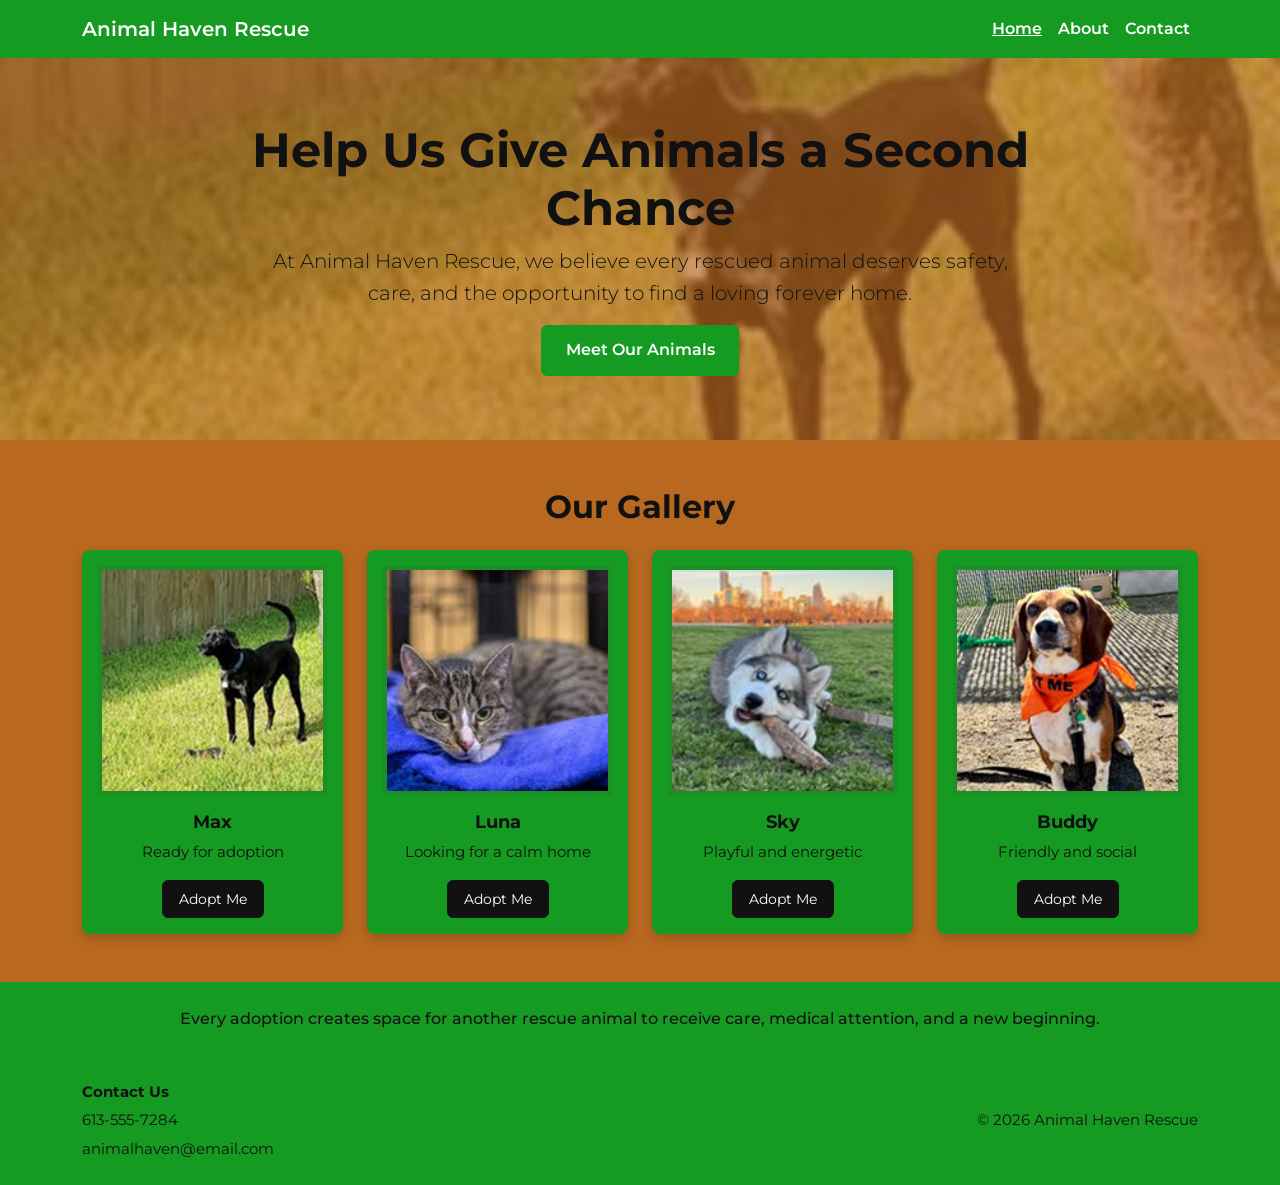
<file: index.html>
<!doctype html>
<html lang="en">
<head>
  <meta charset="UTF-8">
  <meta name="viewport" content="width=device-width, initial-scale=1.0">
  <title>Animal Haven Rescue - Home</title>
  <meta name="description" content="Animal Haven Rescue helps rescued animals find safe and loving homes.">

  <link href="https://cdn.jsdelivr.net/npm/bootstrap@5.3.3/dist/css/bootstrap.min.css" rel="stylesheet">
  <link rel="preconnect" href="https://fonts.googleapis.com">
  <link rel="preconnect" href="https://fonts.gstatic.com" crossorigin>
  <link href="https://fonts.googleapis.com/css2?family=Montserrat:wght@400;500;700&display=swap" rel="stylesheet">
  <link href="https://unpkg.com/aos@2.3.1/dist/aos.css" rel="stylesheet">
  <link rel="stylesheet" href="css/main.css">
</head>
<body>

  <a class="skip-link" href="#main-content">Skip to main content</a>

  <header>
    <nav class="navbar navbar-expand-lg custom-navbar">
      <div class="container">
        <a class="navbar-brand brand-text" href="index.html">Animal Haven Rescue</a>

        <button
          class="navbar-toggler"
          type="button"
          data-bs-toggle="collapse"
          data-bs-target="#main-nav"
          aria-controls="main-nav"
          aria-expanded="false"
          aria-label="Toggle navigation">
          <span class="navbar-toggler-icon"></span>
        </button>

        <div class="collapse navbar-collapse" id="main-nav">
          <ul class="navbar-nav ms-auto">
            <li class="nav-item">
              <a class="nav-link active" aria-current="page" href="index.html">Home</a>
            </li>
            <li class="nav-item">
              <a class="nav-link" href="about.html">About</a>
            </li>
            <li class="nav-item">
              <a class="nav-link" href="contact.html">Contact</a>
            </li>
          </ul>
        </div>
      </div>
    </nav>

    <section class="hero-section text-center">
      <div class="hero-overlay">
        <div class="container">
          <h1 class="display-5 fw-bold">Help Us Give Animals a Second Chance</h1>
          <p class="lead hero-text">
            At Animal Haven Rescue, we believe every rescued animal deserves safety,
            care, and the opportunity to find a loving forever home.
          </p>
          <a href="contact.html" class="btn btn-custom-primary">Meet Our Animals</a>
        </div>
      </div>
    </section>
  </header>

  <main id="main-content">
    <section class="gallery-section py-5">
      <div class="container">
        <h2 class="section-title text-center mb-4" data-aos="fade-up">Our Gallery</h2>

        <div class="row g-4 justify-content-center">
          <div class="col-12 col-sm-6 col-lg-3" data-aos="zoom-in">
            <article class="pet-card text-center">
              <img src="images/dog-1.png" class="img-fluid pet-image" alt="Black dog standing on grass in a backyard">
              <h3 class="pet-name mt-3">Max</h3>
              <p class="pet-role">Ready for adoption</p>
              <a href="contact.html" class="btn btn-adopt">Adopt Me</a>
            </article>
          </div>

          <div class="col-12 col-sm-6 col-lg-3" data-aos="zoom-in" data-aos-delay="100">
            <article class="pet-card text-center">
              <img src="images/cat-1.png" class="img-fluid pet-image" alt="Tabby cat resting on a blue blanket">
              <h3 class="pet-name mt-3">Luna</h3>
              <p class="pet-role">Looking for a calm home</p>
              <a href="contact.html" class="btn btn-adopt">Adopt Me</a>
            </article>
          </div>

          <div class="col-12 col-sm-6 col-lg-3" data-aos="zoom-in" data-aos-delay="200">
            <article class="pet-card text-center">
              <img src="images/husky-1.png" class="img-fluid pet-image" alt="Husky lying on grass with a city skyline in the background">
              <h3 class="pet-name mt-3">Sky</h3>
              <p class="pet-role">Playful and energetic</p>
              <a href="contact.html" class="btn btn-adopt">Adopt Me</a>
            </article>
          </div>

          <div class="col-12 col-sm-6 col-lg-3" data-aos="zoom-in" data-aos-delay="300">
            <article class="pet-card text-center">
              <img src="images/beagle-1.png" class="img-fluid pet-image" alt="Beagle wearing an orange bandana sitting outdoors">
              <h3 class="pet-name mt-3">Buddy</h3>
              <p class="pet-role">Friendly and social</p>
              <a href="contact.html" class="btn btn-adopt">Adopt Me</a>
            </article>
          </div>
        </div>
      </div>
    </section>

    <section class="home-info-section py-4">
      <div class="container text-center">
        <p class="mb-0">
          Every adoption creates space for another rescue animal to receive care,
          medical attention, and a new beginning.
        </p>
      </div>
    </section>
  </main>

  <footer class="site-footer py-4">
    <div class="container d-md-flex justify-content-between align-items-center text-center text-md-start">
      <div>
        <p class="mb-1"><strong>Contact Us</strong></p>
        <p class="mb-1">613-555-7284</p>
        <p class="mb-0">animalhaven@email.com</p>
      </div>
      <p class="mb-0 mt-3 mt-md-0">&copy; 2026 Animal Haven Rescue</p>
    </div>
  </footer>

  <script src="https://cdn.jsdelivr.net/npm/bootstrap@5.3.3/dist/js/bootstrap.bundle.min.js"></script>
  <script src="https://unpkg.com/aos@2.3.1/dist/aos.js"></script>
  <script src="js/main.js"></script>
</body>
</html>
</file>
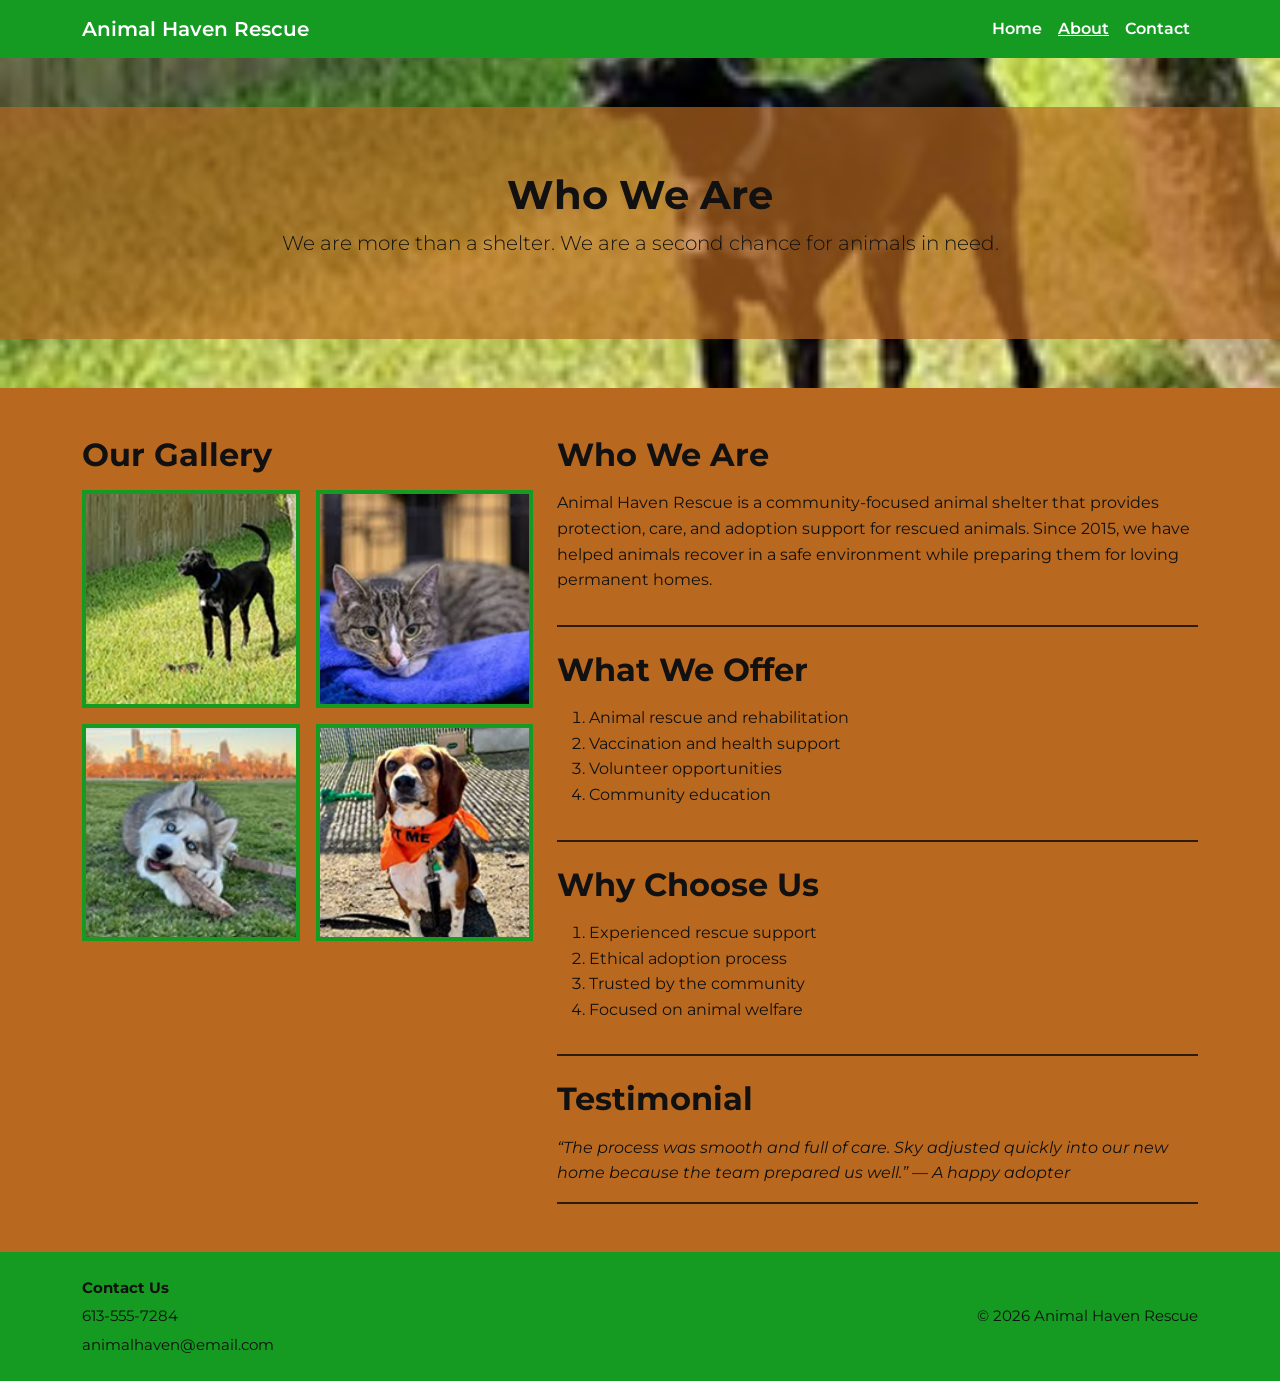
<file: about.html>
<!doctype html>
<html lang="en">
<head>
  <meta charset="UTF-8">
  <meta name="viewport" content="width=device-width, initial-scale=1.0">
  <title>Animal Haven Rescue - About</title>
  <meta name="description" content="Learn more about Animal Haven Rescue and our mission.">

  <link href="https://cdn.jsdelivr.net/npm/bootstrap@5.3.3/dist/css/bootstrap.min.css" rel="stylesheet">
  <link rel="preconnect" href="https://fonts.googleapis.com">
  <link rel="preconnect" href="https://fonts.gstatic.com" crossorigin>
  <link href="https://fonts.googleapis.com/css2?family=Montserrat:wght@400;500;700&display=swap" rel="stylesheet">
  <link href="https://unpkg.com/aos@2.3.1/dist/aos.css" rel="stylesheet">
  <link rel="stylesheet" href="css/main.css">
</head>
<body>

  <a class="skip-link" href="#main-content">Skip to main content</a>

  <header>
    <nav class="navbar navbar-expand-lg custom-navbar">
      <div class="container">
        <a class="navbar-brand brand-text" href="index.html">Animal Haven Rescue</a>

        <button
          class="navbar-toggler"
          type="button"
          data-bs-toggle="collapse"
          data-bs-target="#main-nav"
          aria-controls="main-nav"
          aria-expanded="false"
          aria-label="Toggle navigation">
          <span class="navbar-toggler-icon"></span>
        </button>

        <div class="collapse navbar-collapse" id="main-nav">
          <ul class="navbar-nav ms-auto">
            <li class="nav-item">
              <a class="nav-link" href="index.html">Home</a>
            </li>
            <li class="nav-item">
              <a class="nav-link active" aria-current="page" href="about.html">About</a>
            </li>
            <li class="nav-item">
              <a class="nav-link" href="contact.html">Contact</a>
            </li>
          </ul>
        </div>
      </div>
    </nav>

    <section class="sub-hero-section text-center">
      <div class="hero-overlay">
        <div class="container">
          <h1 class="fw-bold">Who We Are</h1>
          <p class="lead hero-text">
            We are more than a shelter. We are a second chance for animals in need.
          </p>
        </div>
      </div>
    </section>
  </header>

  <main id="main-content">
    <section class="py-5">
      <div class="container">
        <div class="row g-4 align-items-start">
          <div class="col-12 col-lg-5" data-aos="fade-right">
            <h2 class="section-title">Our Gallery</h2>
            <div class="row g-3">
              <div class="col-6">
                <img src="images/dog-1.png" class="img-fluid about-gallery-img" alt="Black dog standing outside on grass">
              </div>
              <div class="col-6">
                <img src="images/cat-1.png" class="img-fluid about-gallery-img" alt="Cat resting on a blue blanket">
              </div>
              <div class="col-6">
                <img src="images/husky-1.png" class="img-fluid about-gallery-img" alt="Husky in a grassy park">
              </div>
              <div class="col-6">
                <img src="images/beagle-1.png" class="img-fluid about-gallery-img" alt="Beagle wearing an orange bandana">
              </div>
            </div>
          </div>

          <div class="col-12 col-lg-7" data-aos="fade-left">
            <section class="info-block mb-4">
              <h2 class="section-title">Who We Are</h2>
              <p>
                Animal Haven Rescue is a community-focused animal shelter that provides protection,
                care, and adoption support for rescued animals. Since 2015, we have helped animals
                recover in a safe environment while preparing them for loving permanent homes.
              </p>
            </section>

            <section class="info-block mb-4">
              <h2 class="section-title">What We Offer</h2>
              <ol>
                <li>Animal rescue and rehabilitation</li>
                <li>Vaccination and health support</li>
                <li>Volunteer opportunities</li>
                <li>Community education</li>
              </ol>
            </section>

            <section class="info-block mb-4">
              <h2 class="section-title">Why Choose Us</h2>
              <ol>
                <li>Experienced rescue support</li>
                <li>Ethical adoption process</li>
                <li>Trusted by the community</li>
                <li>Focused on animal welfare</li>
              </ol>
            </section>

            <section class="info-block">
              <h2 class="section-title">Testimonial</h2>
              <blockquote class="testimonial-text">
                “The process was smooth and full of care. Sky adjusted quickly into our new home because
                the team prepared us well.” — A happy adopter
              </blockquote>
            </section>
          </div>
        </div>
      </div>
    </section>
  </main>

  <footer class="site-footer py-4">
    <div class="container d-md-flex justify-content-between align-items-center text-center text-md-start">
      <div>
        <p class="mb-1"><strong>Contact Us</strong></p>
        <p class="mb-1">613-555-7284</p>
        <p class="mb-0">animalhaven@email.com</p>
      </div>
      <p class="mb-0 mt-3 mt-md-0">&copy; 2026 Animal Haven Rescue</p>
    </div>
  </footer>

  <script src="https://cdn.jsdelivr.net/npm/bootstrap@5.3.3/dist/js/bootstrap.bundle.min.js"></script>
  <script src="https://unpkg.com/aos@2.3.1/dist/aos.js"></script>
  <script src="js/main.js"></script>
</body>
</html>
</file>
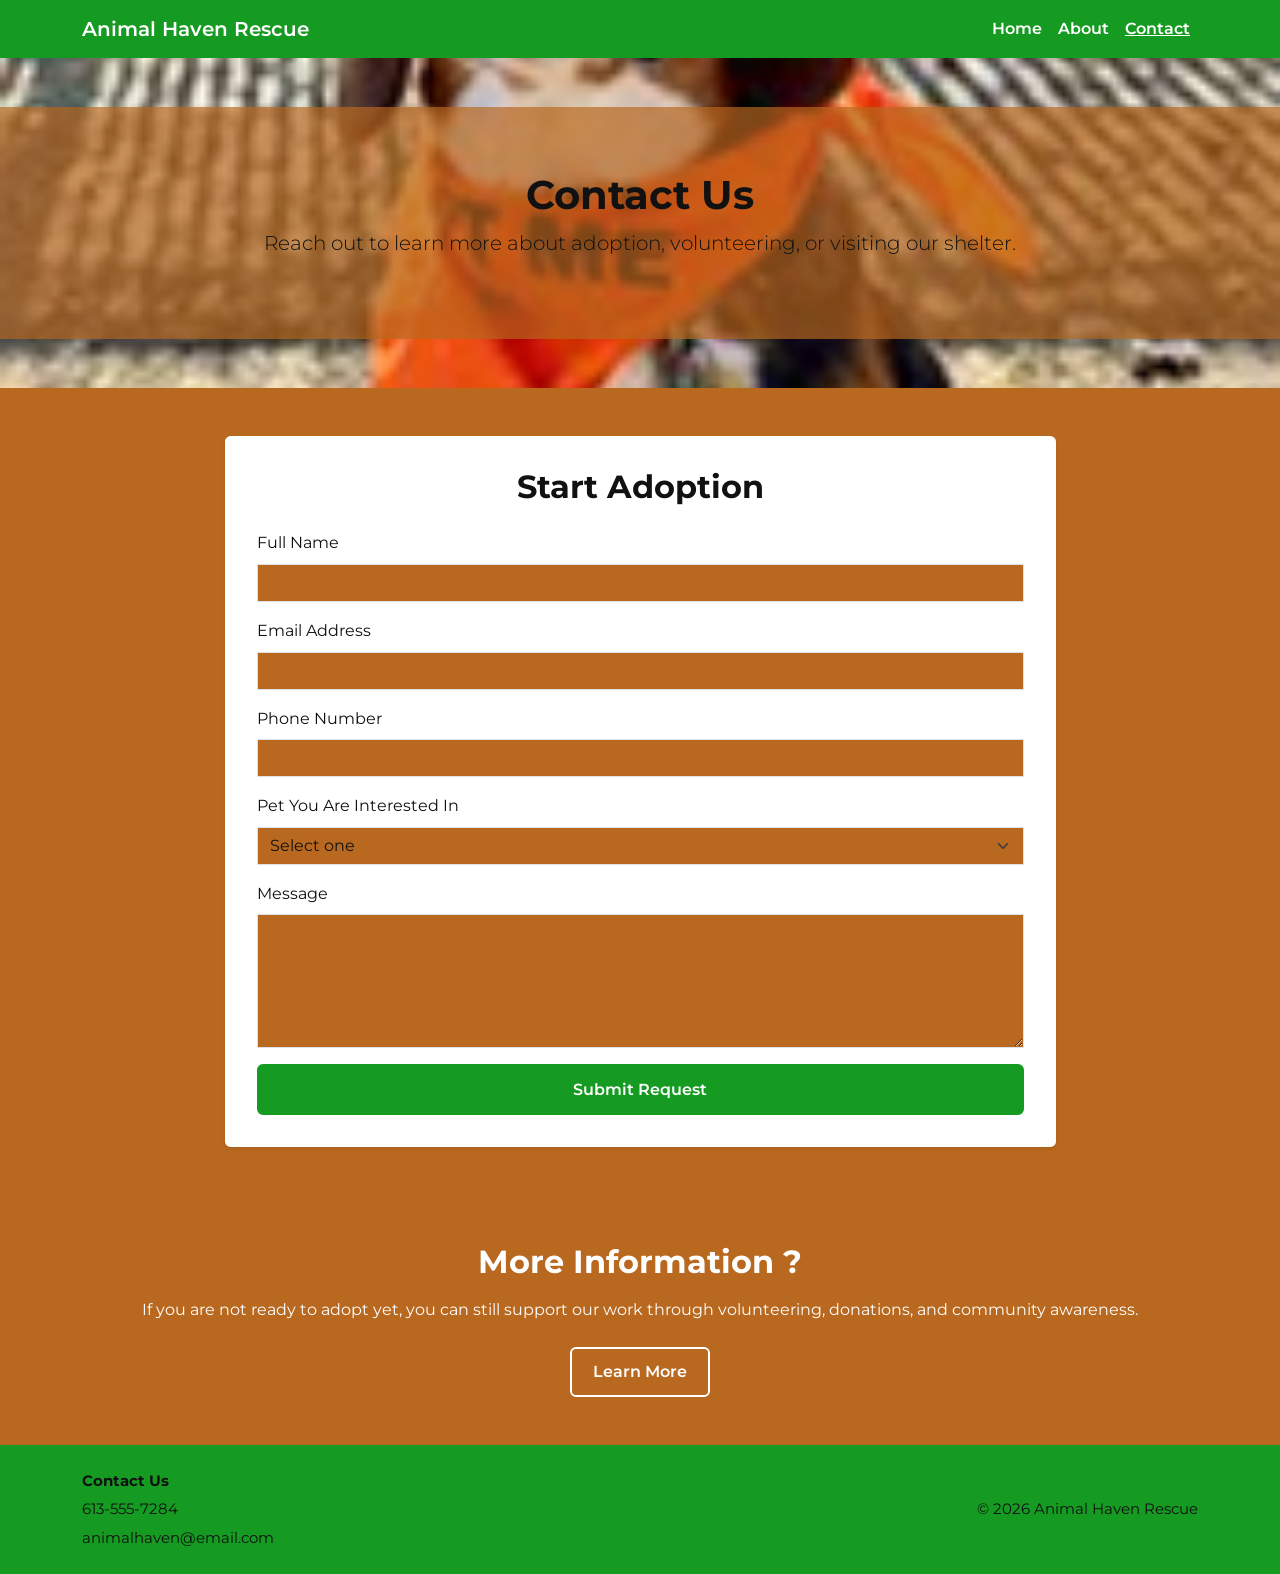
<file: contact.html>
<!doctype html>
<html lang="en">
<head>
  <meta charset="UTF-8">
  <meta name="viewport" content="width=device-width, initial-scale=1.0">
  <title>Animal Haven Rescue - Contact</title>
  <meta name="description" content="Contact Animal Haven Rescue to ask questions, book a visit, or begin the adoption process.">

  <link href="https://cdn.jsdelivr.net/npm/bootstrap@5.3.3/dist/css/bootstrap.min.css" rel="stylesheet">
  <link rel="preconnect" href="https://fonts.googleapis.com">
  <link rel="preconnect" href="https://fonts.gstatic.com" crossorigin>
  <link href="https://fonts.googleapis.com/css2?family=Montserrat:wght@400;500;700&display=swap" rel="stylesheet">
  <link href="https://unpkg.com/aos@2.3.1/dist/aos.css" rel="stylesheet">
  <link rel="stylesheet" href="css/main.css">
</head>
<body>

  <a class="skip-link" href="#main-content">Skip to main content</a>

  <header>
    <nav class="navbar navbar-expand-lg custom-navbar">
      <div class="container">
        <a class="navbar-brand brand-text" href="index.html">Animal Haven Rescue</a>

        <button
          class="navbar-toggler"
          type="button"
          data-bs-toggle="collapse"
          data-bs-target="#main-nav"
          aria-controls="main-nav"
          aria-expanded="false"
          aria-label="Toggle navigation">
          <span class="navbar-toggler-icon"></span>
        </button>

        <div class="collapse navbar-collapse" id="main-nav">
          <ul class="navbar-nav ms-auto">
            <li class="nav-item">
              <a class="nav-link" href="index.html">Home</a>
            </li>
            <li class="nav-item">
              <a class="nav-link" href="about.html">About</a>
            </li>
            <li class="nav-item">
              <a class="nav-link active" aria-current="page" href="contact.html">Contact</a>
            </li>
          </ul>
        </div>
      </div>
    </nav>

    <section class="sub-hero-section text-center contact-hero">
      <div class="hero-overlay">
        <div class="container">
          <h1 class="fw-bold">Contact Us</h1>
          <p class="lead hero-text">
            Reach out to learn more about adoption, volunteering, or visiting our shelter.
          </p>
        </div>
      </div>
    </section>
  </header>

  <main id="main-content">
    <section class="py-5">
      <div class="container">
        <div class="row justify-content-center">
          <div class="col-12 col-lg-9" data-aos="fade-up">
            <form class="contact-form shadow-sm" action="#" method="post">
              <h2 class="section-title text-center mb-4">Start Adoption</h2>

              <div class="mb-3">
                <label for="full-name" class="form-label">Full Name</label>
                <input type="text" class="form-control" id="full-name" name="full-name" required>
              </div>

              <div class="mb-3">
                <label for="email-address" class="form-label">Email Address</label>
                <input type="email" class="form-control" id="email-address" name="email-address" required>
              </div>

              <div class="mb-3">
                <label for="phone-number" class="form-label">Phone Number</label>
                <input type="tel" class="form-control" id="phone-number" name="phone-number">
              </div>

              <div class="mb-3">
                <label for="pet-interest" class="form-label">Pet You Are Interested In</label>
                <select class="form-select" id="pet-interest" name="pet-interest">
                  <option value="">Select one</option>
                  <option value="max">Max</option>
                  <option value="luna">Luna</option>
                  <option value="sky">Sky</option>
                  <option value="buddy">Buddy</option>
                </select>
              </div>

              <div class="mb-3">
                <label for="message" class="form-label">Message</label>
                <textarea class="form-control" id="message" name="message" rows="5" required></textarea>
              </div>

              <button type="submit" class="btn btn-custom-primary w-100">Submit Request</button>
            </form>
          </div>
        </div>
      </div>
    </section>

    <section class="more-info-section py-5 text-center">
      <div class="container">
        <h2 class="section-title">More Information ?</h2>
        <p class="mb-4">
          If you are not ready to adopt yet, you can still support our work through volunteering,
          donations, and community awareness.
        </p>
        <a href="about.html" class="btn btn-outline-custom">Learn More</a>
      </div>
    </section>
  </main>

  <footer class="site-footer py-4">
    <div class="container d-md-flex justify-content-between align-items-center text-center text-md-start">
      <div>
        <p class="mb-1"><strong>Contact Us</strong></p>
        <p class="mb-1">613-555-7284</p>
        <p class="mb-0">animalhaven@email.com</p>
      </div>
      <p class="mb-0 mt-3 mt-md-0">&copy; 2026 Animal Haven Rescue</p>
    </div>
  </footer>

  <script src="https://cdn.jsdelivr.net/npm/bootstrap@5.3.3/dist/js/bootstrap.bundle.min.js"></script>
  <script src="https://unpkg.com/aos@2.3.1/dist/aos.js"></script>
  <script src="js/main.js"></script>
</body>
</html>
</file>
<file: css/main.css>
:root {
    --bs-primary: #159b22;
    --bs-secondary: #b9681f;
    --bs-body-bg: #b9681f;
    --bs-body-color: #111111;
    --main-green: #159b22;
    --main-orange: #b9681f;
    --main-white: #ffffff;
    --dark-text: #111111;
  }
  
  *,
  *::before,
  *::after {
    box-sizing: border-box;
  }
  
  body {
    font-family: "Montserrat", sans-serif;
    background-color: var(--main-orange);
    color: var(--dark-text);
    line-height: 1.6;
  }
  
  img {
    max-width: 100%;
    height: auto;
    display: block;
  }
  
  .skip-link {
    position: absolute;
    left: -9999px;
    top: 0;
    background: #000;
    color: #fff;
    padding: 0.75rem 1rem;
    z-index: 9999;
    text-decoration: none;
  }
  
  .skip-link:focus {
    left: 1rem;
    top: 1rem;
  }
  
  .custom-navbar {
    background-color: var(--main-green);
  }
  
  .brand-text,
  .navbar .nav-link {
    color: var(--main-white) !important;
    font-weight: 600;
  }
  
  .navbar .nav-link:hover,
  .navbar .nav-link:focus,
  .navbar .nav-link.active {
    text-decoration: underline;
  }
  
  .navbar-toggler {
    background-color: rgba(255, 255, 255, 0.85);
  }
  
  .hero-section,
  .sub-hero-section {
    background-image: url("../images/dog-1.png");
    background-size: cover;
    background-position: center;
    min-height: 280px;
    display: flex;
    align-items: center;
    justify-content: center;
  }
  
  .contact-hero {
    background-image: url("../images/beagle-1.png");
  }
  
  .hero-overlay {
    width: 100%;
    background-color: rgba(185, 104, 31, 0.68);
    padding: 3rem 1rem;
  }
  
  .hero-section h1,
  .sub-hero-section h1,
  .hero-text {
    color: #111111;
  }
  
  .section-title {
    font-weight: 700;
    margin-bottom: 1rem;
  }
  
  .gallery-section {
    background-color: var(--main-orange);
  }
  
  .pet-card {
    background-color: var(--main-green);
    padding: 1rem;
    border-radius: 0.5rem;
    height: 100%;
    box-shadow: 0 4px 12px rgba(0, 0, 0, 0.18);
  }
  
  .pet-image {
    width: 100%;
    aspect-ratio: 1 / 1;
    object-fit: cover;
    border: 4px solid #1d8d26;
    background-color: #fff;
  }
  
  .pet-name {
    font-size: 1.1rem;
    font-weight: 700;
    color: #111111;
  }
  
  .pet-role {
    font-size: 0.95rem;
    color: #111111;
  }
  
  .home-info-section {
    background-color: var(--main-green);
    color: #111111;
    font-weight: 500;
  }
  
  .btn-custom-primary {
    background-color: var(--main-green);
    color: #ffffff;
    border: 2px solid var(--main-green);
    padding: 0.7rem 1.4rem;
    font-weight: 600;
  }
  
  .btn-custom-primary:hover,
  .btn-custom-primary:focus {
    background-color: #0f7e1b;
    border-color: #0f7e1b;
    color: #ffffff;
  }
  
  .btn-adopt {
    background-color: #111111;
    color: #ffffff;
    border: 1px solid #111111;
    font-size: 0.9rem;
    padding: 0.45rem 1rem;
  }
  
  .btn-adopt:hover,
  .btn-adopt:focus {
    background-color: #333333;
    color: #ffffff;
  }
  
  .btn-outline-custom {
    border: 2px solid #ffffff;
    color: #ffffff;
    background: transparent;
    padding: 0.7rem 1.3rem;
    font-weight: 600;
  }
  
  .btn-outline-custom:hover,
  .btn-outline-custom:focus {
    background-color: #ffffff;
    color: var(--main-orange);
  }
  
  .info-block {
    border-bottom: 2px solid #2c1b0f;
    padding-bottom: 1rem;
  }
  
  .about-gallery-img {
    width: 100%;
    aspect-ratio: 1 / 1;
    object-fit: cover;
    border: 4px solid var(--main-green);
  }
  
  .testimonial-text {
    font-style: italic;
    margin-bottom: 0;
  }
  
  .contact-form {
    background-color: var(--main-white);
    padding: 2rem;
    border-radius: 0.35rem;
  }
  
  .form-control,
  .form-select {
    border-radius: 0;
  }
  
  .form-control:focus,
  .form-select:focus,
  .btn:focus,
  .nav-link:focus {
    outline: 3px solid #000000;
    outline-offset: 2px;
    box-shadow: none;
  }
  
  .more-info-section {
    background-color: var(--main-orange);
    color: #ffffff;
  }
  
  .site-footer {
    background-color: var(--main-green);
    color: #111111;
    font-size: 0.95rem;
  }
  
  @media (min-width: 768px) {
    .hero-section,
    .sub-hero-section {
      min-height: 330px;
    }
  
    .hero-overlay {
      padding: 4rem 2rem;
    }
  }
  
  @media (min-width: 1200px) {
    .hero-section h1,
    .sub-hero-section h1 {
      max-width: 800px;
      margin-inline: auto;
    }
  
    .hero-text {
      max-width: 760px;
      margin-inline: auto;
    }
  }
</file>
